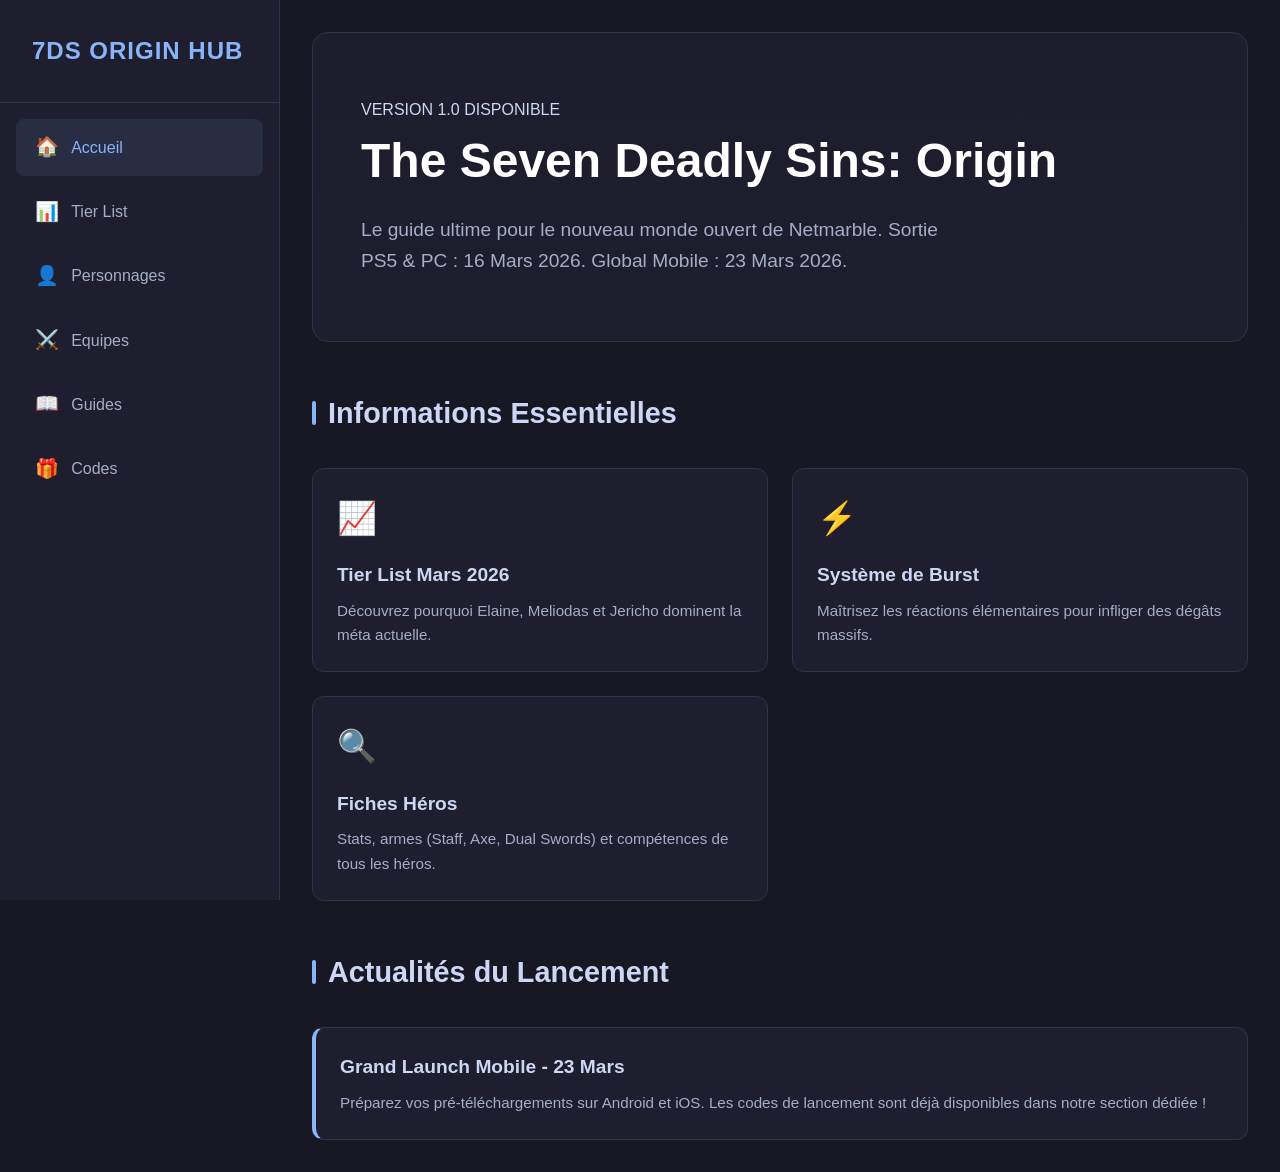
<file: index.html>
<!DOCTYPE html>
<html lang="fr">
<head>
  <meta charset="UTF-8">
  <meta name="viewport" content="width=device-width, initial-scale=1.0">
  <title>7DS Origin Hub - Base de données & Wiki v1.0</title>
  <link rel="stylesheet" href="styles.css">
  <link rel="preconnect" href="https://fonts.googleapis.com">
  <link href="https://fonts.googleapis.com/css2?family=Inter:wght@400;600;800&display=swap" rel="stylesheet">
</head>
<body>
  <div class="app-container">
    <aside class="sidebar">
      <div class="logo-section">
        <div class="logo-text">7DS Origin Hub</div>
      </div>
      <nav class="nav-links">
        <a href="index.html" class="nav-item active">
          <span class="nav-icon">🏠</span>
          <span class="nav-text">Accueil</span>
        </a>
        <a href="tierlist.html" class="nav-item">
          <span class="nav-icon">📊</span>
          <span class="nav-text">Tier List</span>
        </a>
        <a href="characters.html" class="nav-item">
          <span class="nav-icon">👤</span>
          <span class="nav-text">Personnages</span>
        </a>
        <a href="teams.html" class="nav-item">
          <span class="nav-icon">⚔️</span>
          <span class="nav-text">Equipes</span>
        </a>
        <a href="guide.html" class="nav-item">
          <span class="nav-icon">📖</span>
          <span class="nav-text">Guides</span>
        </a>
        <a href="codes.html" class="nav-item">
          <span class="nav-icon">🎁</span>
          <span class="nav-text">Codes</span>
        </a>
      </nav>
    </aside>

    <main class="main-content">
      <header class="hero">
        <div class="hero-badge">VERSION 1.0 DISPONIBLE</div>
        <h1 class="hero-title">The Seven Deadly Sins: Origin</h1>
        <p class="hero-subtitle">Le guide ultime pour le nouveau monde ouvert de Netmarble. Sortie PS5 & PC : 16 Mars 2026. Global Mobile : 23 Mars 2026.</p>
      </header>

      <section class="quick-access">
        <div class="section-header">
          <h2 class="section-title">Informations Essentielles</h2>
        </div>
        <div class="grid">
          <a href="tierlist.html" class="card">
            <div class="card-icon">📈</div>
            <h3 class="card-title">Tier List Mars 2026</h3>
            <p class="card-desc">Découvrez pourquoi Elaine, Meliodas et Jericho dominent la méta actuelle.</p>
          </a>
          <a href="guide.html" class="card">
            <div class="card-icon">⚡</div>
            <h3 class="card-title">Système de Burst</h3>
            <p class="card-desc">Maîtrisez les réactions élémentaires pour infliger des dégâts massifs.</p>
          </a>
          <a href="characters.html" class="card">
            <div class="card-icon">🔍</div>
            <h3 class="card-title">Fiches Héros</h3>
            <p class="card-desc">Stats, armes (Staff, Axe, Dual Swords) et compétences de tous les héros.</p>
          </a>
        </div>
      </section>

      <section class="latest-news" style="margin-top: 3rem;">
        <div class="section-header">
          <h2 class="section-title">Actualités du Lancement</h2>
        </div>
        <div class="card" style="width: 100%; border-left: 4px solid var(--accent);">
          <h3 class="card-title">Grand Launch Mobile - 23 Mars</h3>
          <p class="card-desc">Préparez vos pré-téléchargements sur Android et iOS. Les codes de lancement sont déjà disponibles dans notre section dédiée !</p>
        </div>
      </section>
    </main>
  </div>
</body>
</html>
</file>
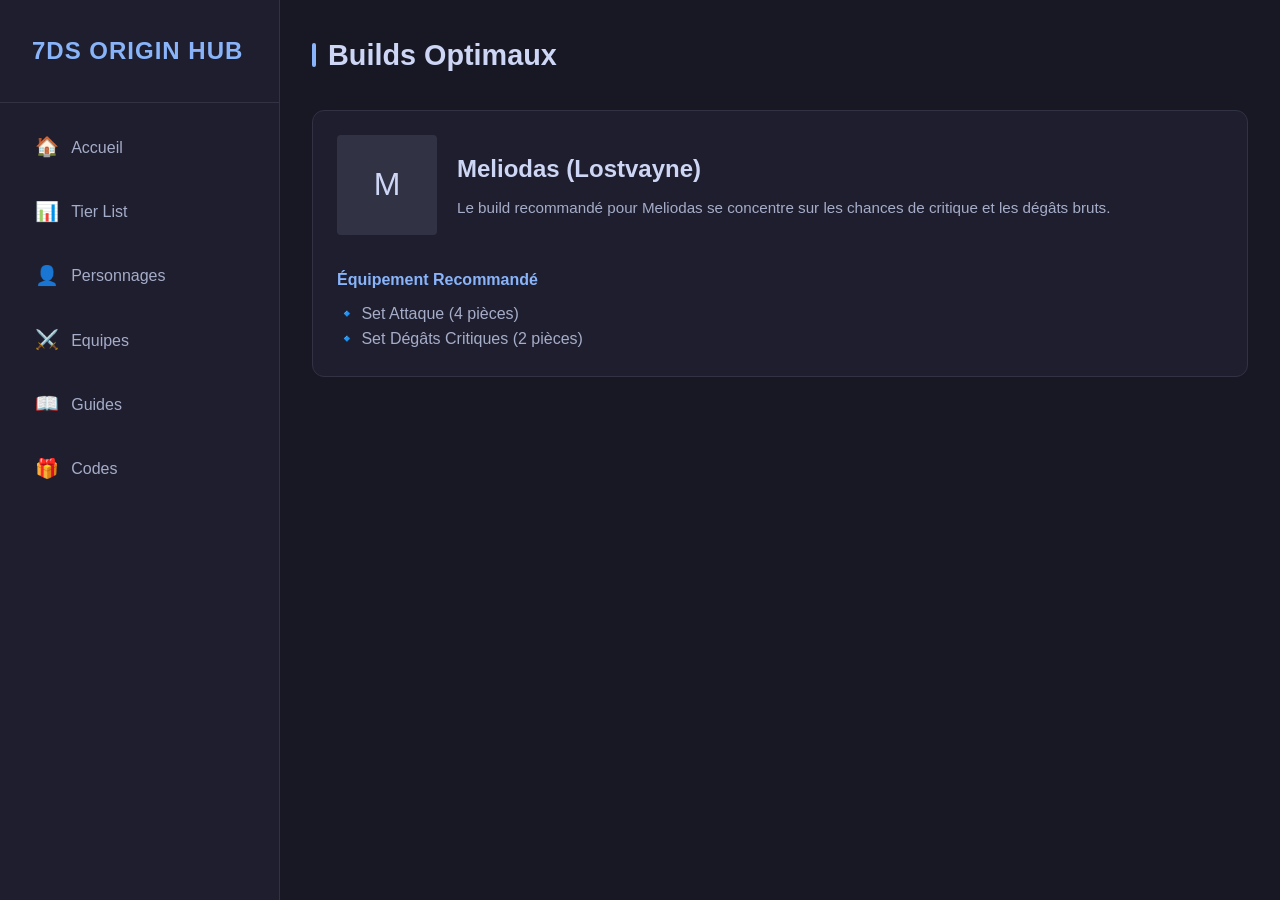
<file: builds.html>
<!DOCTYPE html>
<html lang="fr">
<head>
  <meta charset="UTF-8">
  <meta name="viewport" content="width=device-width, initial-scale=1.0">
  <title>Builds - 7DS Origin Hub</title>
  <link rel="stylesheet" href="styles.css">
</head>
<body>
  <div class="app-container">
    <aside class="sidebar">
      <div class="logo-section">
        <div class="logo-text">7DS Origin Hub</div>
      </div>
      <nav class="nav-links">
        <a href="index.html" class="nav-item">
          <span class="nav-icon">🏠</span>
          <span class="nav-text">Accueil</span>
        </a>
        <a href="tierlist.html" class="nav-item">
          <span class="nav-icon">📊</span>
          <span class="nav-text">Tier List</span>
        </a>
        <a href="characters.html" class="nav-item">
          <span class="nav-icon">👤</span>
          <span class="nav-text">Personnages</span>
        </a>
        <a href="teams.html" class="nav-item">
          <span class="nav-icon">⚔️</span>
          <span class="nav-text">Equipes</span>
        </a>
        <a href="guide.html" class="nav-item">
          <span class="nav-icon">📖</span>
          <span class="nav-text">Guides</span>
        </a>
        <a href="codes.html" class="nav-item">
          <span class="nav-icon">🎁</span>
          <span class="nav-text">Codes</span>
        </a>
      </nav>
    </aside>

    <main class="main-content">
      <section class="section-header">
        <h2 class="section-title">Builds Optimaux</h2>
      </section>

      <div class="card" style="width: 100%;">
        <div style="display: flex; align-items: center; gap: 20px;">
          <div class="char-thumb" style="width: 100px; height: 100px; font-size: 2rem;">M</div>
          <div>
            <h3 class="card-title" style="font-size: 1.5rem;">Meliodas (Lostvayne)</h3>
            <p class="card-desc">Le build recommandé pour Meliodas se concentre sur les chances de critique et les dégâts bruts.</p>
          </div>
        </div>
        <div style="margin-top: 2rem;">
          <h4 style="margin-bottom: 0.5rem; color: var(--accent);">Équipement Recommandé</h4>
          <ul style="list-style: none; color: var(--text-dim);">
            <li>🔹 Set Attaque (4 pièces)</li>
            <li>🔹 Set Dégâts Critiques (2 pièces)</li>
          </ul>
        </div>
      </div>
    </main>
  </div>
</body>
</html>
</file>
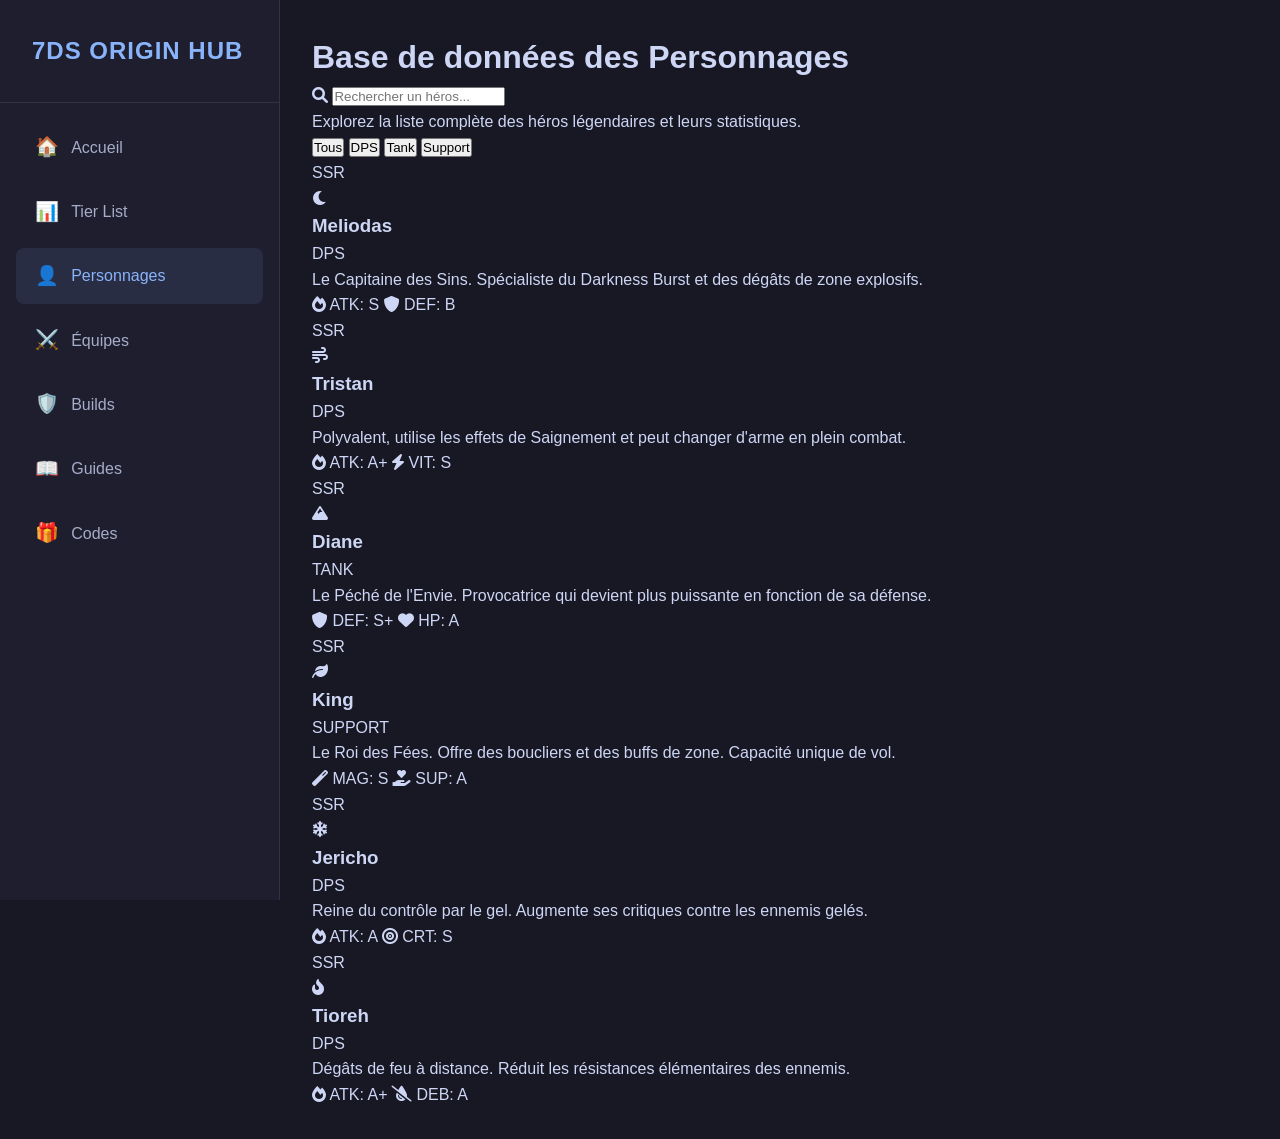
<file: characters.html>
<!DOCTYPE html>
<html lang="fr">
<head>
    <meta charset="UTF-8">
    <meta name="viewport" content="width=device-width, initial-scale=1.0">
    <title>Personnages - 7DS Origin Hub</title>
    <link rel="stylesheet" href="styles.css">
    <link rel="stylesheet" href="https://cdnjs.cloudflare.com/ajax/libs/font-awesome/6.0.0/css/all.min.css">
</head>
<body>
    <div class="app-container">
        <aside class="sidebar">
            <div class="logo-section">
                <div class="logo-text">7DS Origin Hub</div>
            </div>
            <nav class="nav-links">
                <a href="index.html" class="nav-item">
                    <span class="nav-icon">🏠</span>
                    <span class="nav-text">Accueil</span>
                </a>
                <a href="tierlist.html" class="nav-item">
                    <span class="nav-icon">📊</span>
                    <span class="nav-text">Tier List</span>
                </a>
                <a href="characters.html" class="nav-item active">
                    <span class="nav-icon">👤</span>
                    <span class="nav-text">Personnages</span>
                </a>
                <a href="teams.html" class="nav-item">
                    <span class="nav-icon">⚔️</span>
                    <span class="nav-text">Équipes</span>
                </a>
                <a href="builds.html" class="nav-item">
                    <span class="nav-icon">🛡️</span>
                    <span class="nav-text">Builds</span>
                </a>
                <a href="guide.html" class="nav-item">
                    <span class="nav-icon">📖</span>
                    <span class="nav-text">Guides</span>
                </a>
                <a href="codes.html" class="nav-item">
                    <span class="nav-icon">🎁</span>
                    <span class="nav-text">Codes</span>
                </a>
            </nav>
        </aside>
        
        <main class="main-content">
            <header class="content-header">
                <div class="header-main">
                    <h1>Base de données des Personnages</h1>
                    <div class="search-bar-container">
                        <i class="fas fa-search"></i>
                        <input type="text" placeholder="Rechercher un héros..." class="search-input">
                    </div>
                </div>
                <p>Explorez la liste complète des héros légendaires et leurs statistiques.</p>
            </header>

            <div class="filter-tabs">
                <button class="filter-btn active">Tous</button>
                <button class="filter-btn">DPS</button>
                <button class="filter-btn">Tank</button>
                <button class="filter-btn">Support</button>
            </div>

            <div class="character-grid">
                <!-- Meliodas -->
                <div class="char-card">
                    <div class="char-image meliodas">
                        <div class="rarity-label">SSR</div>
                        <div class="element-icon"><i class="fas fa-moon"></i></div>
                    </div>
                    <div class="char-details">
                        <div class="char-header">
                            <h3>Meliodas</h3>
                            <span class="role-tag dps">DPS</span>
                        </div>
                        <p>Le Capitaine des Sins. Spécialiste du Darkness Burst et des dégâts de zone explosifs.</p>
                        <div class="char-stats-mini">
                            <span><i class="fas fa-fire"></i> ATK: S</span>
                            <span><i class="fas fa-shield-alt"></i> DEF: B</span>
                        </div>
                    </div>
                </div>

                <!-- Tristan -->
                <div class="char-card">
                    <div class="char-image tristan">
                        <div class="rarity-label">SSR</div>
                        <div class="element-icon"><i class="fas fa-wind"></i></div>
                    </div>
                    <div class="char-details">
                        <div class="char-header">
                            <h3>Tristan</h3>
                            <span class="role-tag dps">DPS</span>
                        </div>
                        <p>Polyvalent, utilise les effets de Saignement et peut changer d'arme en plein combat.</p>
                        <div class="char-stats-mini">
                            <span><i class="fas fa-fire"></i> ATK: A+</span>
                            <span><i class="fas fa-bolt"></i> VIT: S</span>
                        </div>
                    </div>
                </div>

                <!-- Diane -->
                <div class="char-card">
                    <div class="char-image diane">
                        <div class="rarity-label">SSR</div>
                        <div class="element-icon"><i class="fas fa-mountain"></i></div>
                    </div>
                    <div class="char-details">
                        <div class="char-header">
                            <h3>Diane</h3>
                            <span class="role-tag tank">TANK</span>
                        </div>
                        <p>Le Péché de l'Envie. Provocatrice qui devient plus puissante en fonction de sa défense.</p>
                        <div class="char-stats-mini">
                            <span><i class="fas fa-shield-alt"></i> DEF: S+</span>
                            <span><i class="fas fa-heart"></i> HP: A</span>
                        </div>
                    </div>
                </div>

                <!-- King -->
                <div class="char-card">
                    <div class="char-image king">
                        <div class="rarity-label">SSR</div>
                        <div class="element-icon"><i class="fas fa-leaf"></i></div>
                    </div>
                    <div class="char-details">
                        <div class="char-header">
                            <h3>King</h3>
                            <span class="role-tag support">SUPPORT</span>
                        </div>
                        <p>Le Roi des Fées. Offre des boucliers et des buffs de zone. Capacité unique de vol.</p>
                        <div class="char-stats-mini">
                            <span><i class="fas fa-magic"></i> MAG: S</span>
                            <span><i class="fas fa-hand-holding-heart"></i> SUP: A</span>
                        </div>
                    </div>
                </div>

                <!-- Jericho -->
                <div class="char-card">
                    <div class="char-image jericho">
                        <div class="rarity-label">SSR</div>
                        <div class="element-icon"><i class="fas fa-snowflake"></i></div>
                    </div>
                    <div class="char-details">
                        <div class="char-header">
                            <h3>Jericho</h3>
                            <span class="role-tag dps">DPS</span>
                        </div>
                        <p>Reine du contrôle par le gel. Augmente ses critiques contre les ennemis gelés.</p>
                        <div class="char-stats-mini">
                            <span><i class="fas fa-fire"></i> ATK: A</span>
                            <span><i class="fas fa-bullseye"></i> CRT: S</span>
                        </div>
                    </div>
                </div>

                <!-- Tioreh -->
                <div class="char-card">
                    <div class="char-image tioreh">
                        <div class="rarity-label">SSR</div>
                        <div class="element-icon"><i class="fas fa-fire-alt"></i></div>
                    </div>
                    <div class="char-details">
                        <div class="char-header">
                            <h3>Tioreh</h3>
                            <span class="role-tag dps">DPS</span>
                        </div>
                        <p>Dégâts de feu à distance. Réduit les résistances élémentaires des ennemis.</p>
                        <div class="char-stats-mini">
                            <span><i class="fas fa-fire"></i> ATK: A+</span>
                            <span><i class="fas fa-tint-slash"></i> DEB: A</span>
                        </div>
                    </div>
                </div>
            </div>
        </main>
    </div>
</body>
</html>
</file>
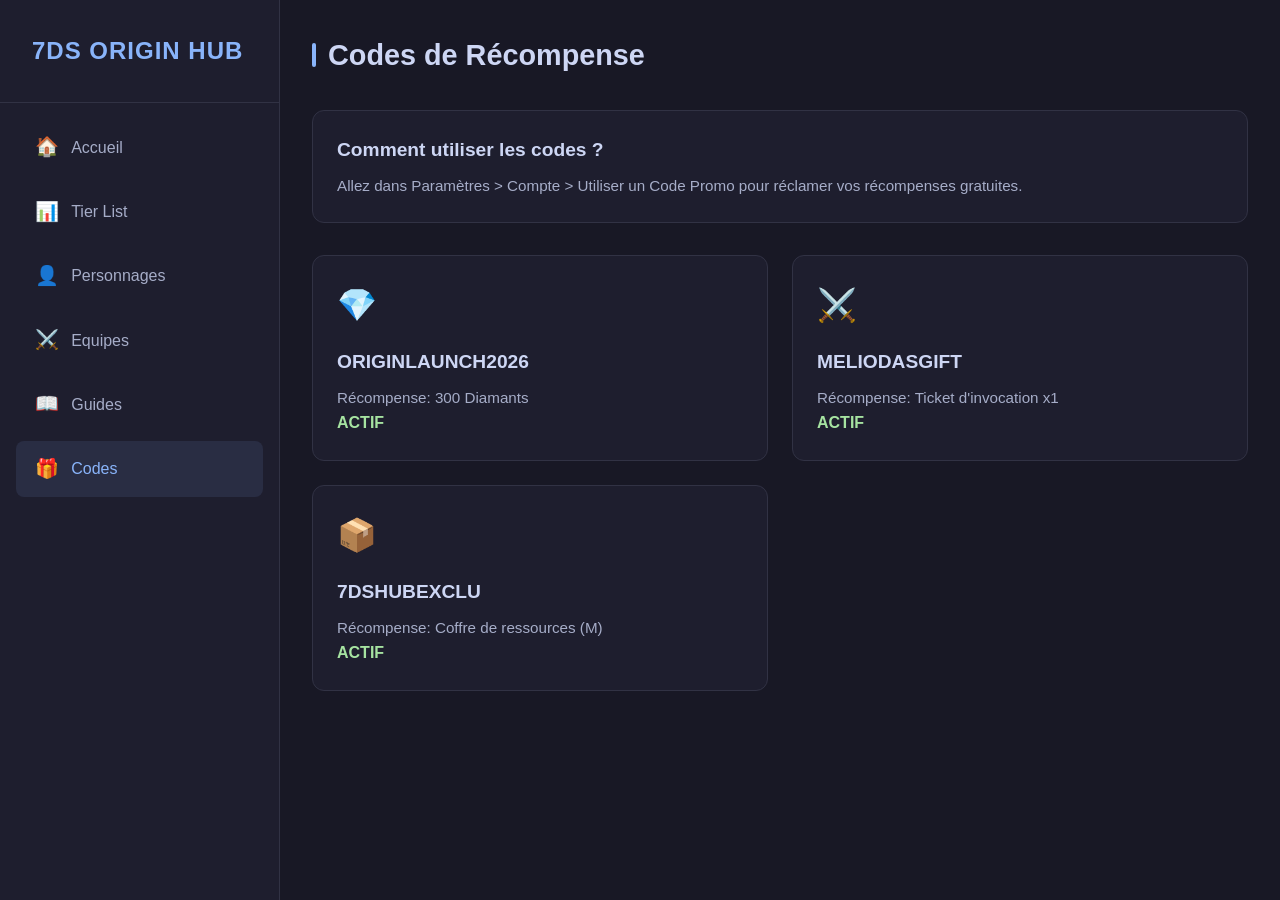
<file: codes.html>
<!DOCTYPE html>
<html lang="fr">
<head>
  <meta charset="UTF-8">
  <meta name="viewport" content="width=device-width, initial-scale=1.0">
  <title>Codes - 7DS Origin Hub</title>
  <link rel="stylesheet" href="styles.css">
</head>
<body>
  <div class="app-container">
    <aside class="sidebar">
      <div class="logo-section">
        <div class="logo-text">7DS Origin Hub</div>
      </div>
      <nav class="nav-links">
        <a href="index.html" class="nav-item">
          <span class="nav-icon">🏠</span>
          <span class="nav-text">Accueil</span>
        </a>
        <a href="tierlist.html" class="nav-item">
          <span class="nav-icon">📊</span>
          <span class="nav-text">Tier List</span>
        </a>
        <a href="characters.html" class="nav-item">
          <span class="nav-icon">👤</span>
          <span class="nav-text">Personnages</span>
        </a>
        <a href="teams.html" class="nav-item">
          <span class="nav-icon">⚔️</span>
          <span class="nav-text">Equipes</span>
        </a>
        <a href="guide.html" class="nav-item">
          <span class="nav-icon">📖</span>
          <span class="nav-text">Guides</span>
        </a>
        <a href="codes.html" class="nav-item active">
          <span class="nav-icon">🎁</span>
          <span class="nav-text">Codes</span>
        </a>
      </nav>
    </aside>

    <main class="main-content">
      <section class="section-header">
        <h2 class="section-title">Codes de Récompense</h2>
      </section>

      <div class="card" style="width: 100%; margin-bottom: 2rem;">
        <h3 class="card-title">Comment utiliser les codes ?</h3>
        <p class="card-desc">Allez dans Paramètres > Compte > Utiliser un Code Promo pour réclamer vos récompenses gratuites.</p>
      </div>

      <div class="grid">
        <div class="card">
          <div class="card-icon">💎</div>
          <h3 class="card-title">ORIGINLAUNCH2026</h3>
          <p class="card-desc">Récompense: 300 Diamants</p>
          <span style="color: #a6e3a1; font-weight: 700;">ACTIF</span>
        </div>
        <div class="card">
          <div class="card-icon">⚔️</div>
          <h3 class="card-title">MELIODASGIFT</h3>
          <p class="card-desc">Récompense: Ticket d'invocation x1</p>
          <span style="color: #a6e3a1; font-weight: 700;">ACTIF</span>
        </div>
        <div class="card">
          <div class="card-icon">📦</div>
          <h3 class="card-title">7DSHUBEXCLU</h3>
          <p class="card-desc">Récompense: Coffre de ressources (M)</p>
          <span style="color: #a6e3a1; font-weight: 700;">ACTIF</span>
        </div>
      </div>
    </main>
  </div>
</body>
</html>
</file>
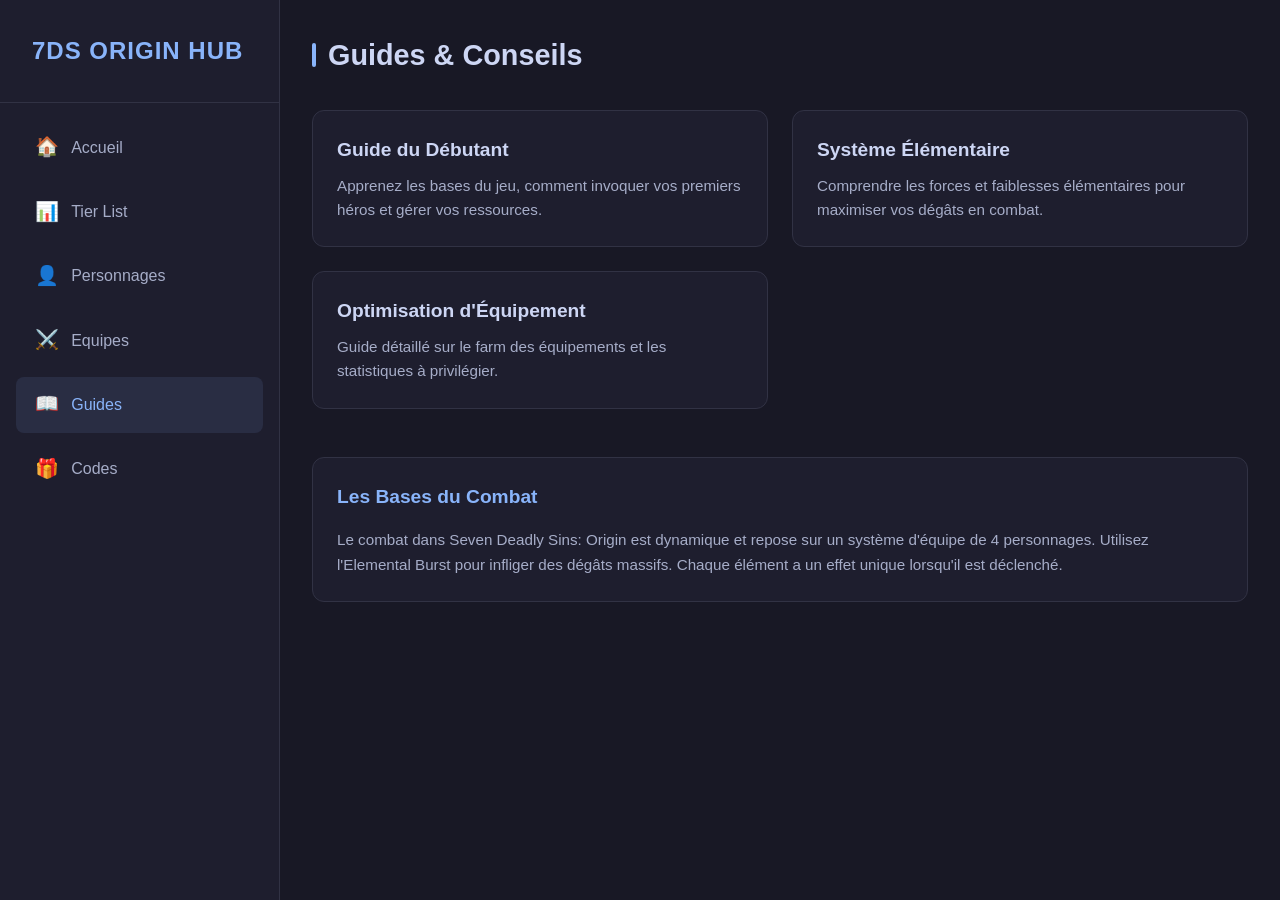
<file: guide.html>
<!DOCTYPE html>
<html lang="fr">
<head>
  <meta charset="UTF-8">
  <meta name="viewport" content="width=device-width, initial-scale=1.0">
  <title>Guides - 7DS Origin Hub</title>
  <link rel="stylesheet" href="styles.css">
</head>
<body>
  <div class="app-container">
    <aside class="sidebar">
      <div class="logo-section">
        <div class="logo-text">7DS Origin Hub</div>
      </div>
      <nav class="nav-links">
        <a href="index.html" class="nav-item">
          <span class="nav-icon">🏠</span>
          <span class="nav-text">Accueil</span>
        </a>
        <a href="tierlist.html" class="nav-item">
          <span class="nav-icon">📊</span>
          <span class="nav-text">Tier List</span>
        </a>
        <a href="characters.html" class="nav-item">
          <span class="nav-icon">👤</span>
          <span class="nav-text">Personnages</span>
        </a>
        <a href="teams.html" class="nav-item">
          <span class="nav-icon">⚔️</span>
          <span class="nav-text">Equipes</span>
        </a>
        <a href="guide.html" class="nav-item active">
          <span class="nav-icon">📖</span>
          <span class="nav-text">Guides</span>
        </a>
        <a href="codes.html" class="nav-item">
          <span class="nav-icon">🎁</span>
          <span class="nav-text">Codes</span>
        </a>
      </nav>
    </aside>

    <main class="main-content">
      <section class="section-header">
        <h2 class="section-title">Guides & Conseils</h2>
      </section>

      <div class="grid">
        <div class="card">
          <h3 class="card-title">Guide du Débutant</h3>
          <p class="card-desc">Apprenez les bases du jeu, comment invoquer vos premiers héros et gérer vos ressources.</p>
        </div>
        <div class="card">
          <h3 class="card-title">Système Élémentaire</h3>
          <p class="card-desc">Comprendre les forces et faiblesses élémentaires pour maximiser vos dégâts en combat.</p>
        </div>
        <div class="card">
          <h3 class="card-title">Optimisation d'Équipement</h3>
          <p class="card-desc">Guide détaillé sur le farm des équipements et les statistiques à privilégier.</p>
        </div>
      </div>

      <section class="guide-content" style="margin-top: 3rem;">
        <div class="card" style="width: 100%;">
          <h3 class="card-title" style="color: var(--accent);">Les Bases du Combat</h3>
          <p class="card-desc" style="margin-top: 1rem;">
            Le combat dans Seven Deadly Sins: Origin est dynamique et repose sur un système d'équipe de 4 personnages. 
            Utilisez l'Elemental Burst pour infliger des dégâts massifs. Chaque élément a un effet unique lorsqu'il est déclenché.
          </p>
        </div>
      </section>
    </main>
  </div>
</body>
</html>
</file>
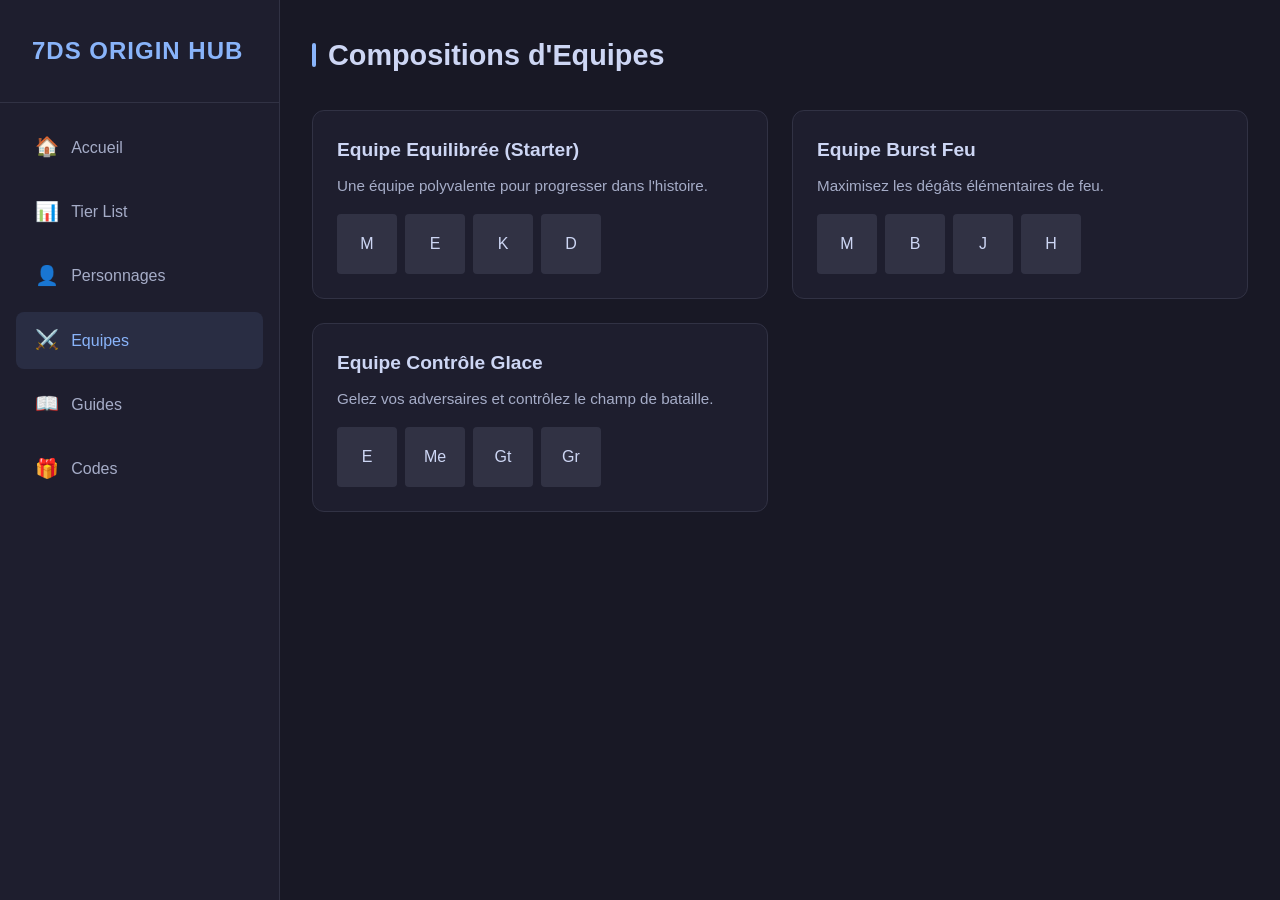
<file: teams.html>
<!DOCTYPE html>
<html lang="fr">
<head>
  <meta charset="UTF-8">
  <meta name="viewport" content="width=device-width, initial-scale=1.0">
  <title>Equipes - 7DS Origin Hub</title>
  <link rel="stylesheet" href="styles.css">
</head>
<body>
  <div class="app-container">
    <aside class="sidebar">
      <div class="logo-section">
        <div class="logo-text">7DS Origin Hub</div>
      </div>
      <nav class="nav-links">
        <a href="index.html" class="nav-item">
          <span class="nav-icon">🏠</span>
          <span class="nav-text">Accueil</span>
        </a>
        <a href="tierlist.html" class="nav-item">
          <span class="nav-icon">📊</span>
          <span class="nav-text">Tier List</span>
        </a>
        <a href="characters.html" class="nav-item">
          <span class="nav-icon">👤</span>
          <span class="nav-text">Personnages</span>
        </a>
        <a href="teams.html" class="nav-item active">
          <span class="nav-icon">⚔️</span>
          <span class="nav-text">Equipes</span>
        </a>
        <a href="guide.html" class="nav-item">
          <span class="nav-icon">📖</span>
          <span class="nav-text">Guides</span>
        </a>
        <a href="codes.html" class="nav-item">
          <span class="nav-icon">🎁</span>
          <span class="nav-text">Codes</span>
        </a>
      </nav>
    </aside>

    <main class="main-content">
      <section class="section-header">
        <h2 class="section-title">Compositions d'Equipes</h2>
      </section>

      <div class="grid">
        <div class="card" style="grid-column: span 1;">
          <h3 class="card-title">Equipe Equilibrée (Starter)</h3>
          <p class="card-desc" style="margin-bottom: 1rem;">Une équipe polyvalente pour progresser dans l'histoire.</p>
          <div style="display: flex; gap: 8px;">
            <div class="char-thumb" data-name="Meliodas">M</div>
            <div class="char-thumb" data-name="Elizabeth">E</div>
            <div class="char-thumb" data-name="King">K</div>
            <div class="char-thumb" data-name="Diane">D</div>
          </div>
        </div>

        <div class="card" style="grid-column: span 1;">
          <h3 class="card-title">Equipe Burst Feu</h3>
          <p class="card-desc" style="margin-bottom: 1rem;">Maximisez les dégâts élémentaires de feu.</p>
          <div style="display: flex; gap: 8px;">
            <div class="char-thumb" data-name="Meliodas">M</div>
            <div class="char-thumb" data-name="Ban">B</div>
            <div class="char-thumb" data-name="Jericho">J</div>
            <div class="char-thumb" data-name="Howzer">H</div>
          </div>
        </div>

        <div class="card" style="grid-column: span 1;">
          <h3 class="card-title">Equipe Contrôle Glace</h3>
          <p class="card-desc" style="margin-bottom: 1rem;">Gelez vos adversaires et contrôlez le champ de bataille.</p>
          <div style="display: flex; gap: 8px;">
            <div class="char-thumb" data-name="Elizabeth">E</div>
            <div class="char-thumb" data-name="Merlin">Me</div>
            <div class="char-thumb" data-name="Gilthunder">Gt</div>
            <div class="char-thumb" data-name="Griamore">Gr</div>
          </div>
        </div>
      </div>
    </main>
  </div>
</body>
</html>
</file>
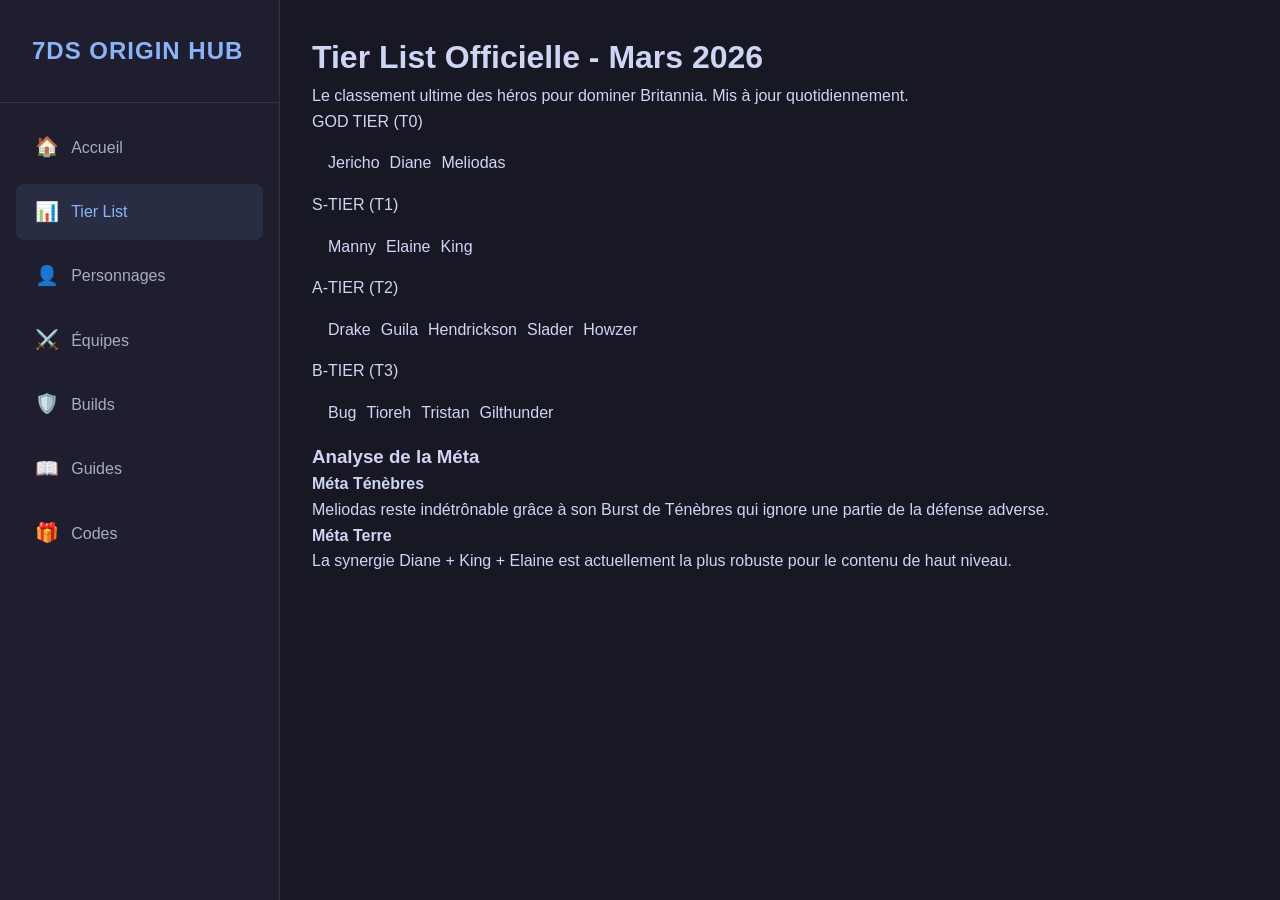
<file: tierlist.html>
<!DOCTYPE html>
<html lang="fr">
<head>
    <meta charset="UTF-8">
    <meta name="viewport" content="width=device-width, initial-scale=1.0">
    <title>Tier List - 7DS Origin Hub</title>
    <link rel="stylesheet" href="styles.css">
    <link rel="stylesheet" href="https://cdnjs.cloudflare.com/ajax/libs/font-awesome/6.0.0/css/all.min.css">
</head>
<body>
    <div class="app-container">
        <aside class="sidebar">
            <div class="logo-section">
                <div class="logo-text">7DS Origin Hub</div>
            </div>
            <nav class="nav-links">
                <a href="index.html" class="nav-item">
                    <span class="nav-icon">🏠</span>
                    <span class="nav-text">Accueil</span>
                </a>
                <a href="tierlist.html" class="nav-item active">
                    <span class="nav-icon">📊</span>
                    <span class="nav-text">Tier List</span>
                </a>
                <a href="characters.html" class="nav-item">
                    <span class="nav-icon">👤</span>
                    <span class="nav-text">Personnages</span>
                </a>
                <a href="teams.html" class="nav-item">
                    <span class="nav-icon">⚔️</span>
                    <span class="nav-text">Équipes</span>
                </a>
                <a href="builds.html" class="nav-item">
                    <span class="nav-icon">🛡️</span>
                    <span class="nav-text">Builds</span>
                </a>
                <a href="guide.html" class="nav-item">
                    <span class="nav-icon">📖</span>
                    <span class="nav-text">Guides</span>
                </a>
                <a href="codes.html" class="nav-item">
                    <span class="nav-icon">🎁</span>
                    <span class="nav-text">Codes</span>
                </a>
            </nav>
        </aside>

        <main class="main-content">
            <header class="content-header">
                <h1>Tier List Officielle - Mars 2026</h1>
                <p>Le classement ultime des héros pour dominer Britannia. Mis à jour quotidiennement.</p>
            </header>

            <div class="tier-container">
                <!-- T0 -->
                <div class="tier-card t0">
                    <div class="tier-badge">GOD TIER (T0)</div>
                    <div class="tier-content">
                        <div class="char-mini-card">
                            <div class="mini-img jericho"></div>
                            <span>Jericho</span>
                        </div>
                        <div class="char-mini-card">
                            <div class="mini-img diane"></div>
                            <span>Diane</span>
                        </div>
                        <div class="char-mini-card">
                            <div class="mini-img meliodas"></div>
                            <span>Meliodas</span>
                        </div>
                    </div>
                </div>

                <!-- T1 -->
                <div class="tier-card t1">
                    <div class="tier-badge">S-TIER (T1)</div>
                    <div class="tier-content">
                        <div class="char-mini-card"><span>Manny</span></div>
                        <div class="char-mini-card"><span>Elaine</span></div>
                        <div class="char-mini-card"><span>King</span></div>
                    </div>
                </div>

                <!-- T2 -->
                <div class="tier-card t2">
                    <div class="tier-badge">A-TIER (T2)</div>
                    <div class="tier-content">
                        <div class="char-mini-card"><span>Drake</span></div>
                        <div class="char-mini-card"><span>Guila</span></div>
                        <div class="char-mini-card"><span>Hendrickson</span></div>
                        <div class="char-mini-card"><span>Slader</span></div>
                        <div class="char-mini-card"><span>Howzer</span></div>
                    </div>
                </div>

                <!-- T3 -->
                <div class="tier-card t3">
                    <div class="tier-badge">B-TIER (T3)</div>
                    <div class="tier-content">
                        <div class="char-mini-card"><span>Bug</span></div>
                        <div class="char-mini-card"><span>Tioreh</span></div>
                        <div class="char-mini-card"><span>Tristan</span></div>
                        <div class="char-mini-card"><span>Gilthunder</span></div>
                    </div>
                </div>
            </div>

            <div class="meta-analysis">
                <h3>Analyse de la Méta</h3>
                <div class="analysis-grid">
                    <div class="analysis-box">
                        <h4>Méta Ténèbres</h4>
                        <p>Meliodas reste indétrônable grâce à son Burst de Ténèbres qui ignore une partie de la défense adverse.</p>
                    </div>
                    <div class="analysis-box">
                        <h4>Méta Terre</h4>
                        <p>La synergie Diane + King + Elaine est actuellement la plus robuste pour le contenu de haut niveau.</p>
                    </div>
                </div>
            </div>
        </main>
    </div>
</body>
</html>
</file>
<file: styles.css>
:root {
  --primary: #1e1e2e;
  --secondary: #181825;
  --accent: #89b4fa;
  --accent-soft: rgba(137, 180, 250, 0.1);
  --text-main: #cdd6f4;
  --text-dim: #a6adc8;
  --border: #313244;
  --card-bg: #1e1e2e;
  --sidebar-width: 280px;
  --header-height: 64px;
}

* {
  margin: 0;
  padding: 0;
  box-sizing: border-box;
}

body {
  font-family: 'Segoe UI', Roboto, Helvetica, Arial, sans-serif;
  background-color: var(--secondary);
  color: var(--text-main);
  line-height: 1.6;
  overflow-x: hidden;
}

a {
  text-decoration: none;
  color: inherit;
}

/* Layout */
.app-container {
  display: flex;
  min-height: 100vh;
}

/* Sidebar */
.sidebar {
  width: var(--sidebar-width);
  background-color: var(--primary);
  border-right: 1px solid var(--border);
  display: flex;
  flex-direction: column;
  position: fixed;
  height: 100vh;
  z-index: 100;
}

.logo-section {
  padding: 2rem;
  border-bottom: 1px solid var(--border);
}

.logo-text {
  font-size: 1.5rem;
  font-weight: 800;
  color: var(--accent);
  text-transform: uppercase;
  letter-spacing: 1px;
}

.nav-links {
  flex: 1;
  padding: 1rem;
}

.nav-item {
  display: flex;
  align-items: center;
  padding: 0.8rem 1.2rem;
  border-radius: 8px;
  margin-bottom: 0.5rem;
  transition: all 0.2s;
  color: var(--text-dim);
  font-weight: 500;
}

.nav-item:hover, .nav-item.active {
  background-color: var(--accent-soft);
  color: var(--accent);
}

.nav-icon {
  margin-right: 12px;
  font-size: 1.2rem;
}

/* Main Content */
.main-content {
  margin-left: var(--sidebar-width);
  flex: 1;
  padding: 2rem;
  max-width: 1400px;
}

/* Hero Section */
.hero {
  background: linear-gradient(rgba(30, 30, 46, 0.8), rgba(30, 30, 46, 0.9)), url('https://via.placeholder.com/1920x600');
  background-size: cover;
  background-position: center;
  border-radius: 16px;
  padding: 4rem 3rem;
  margin-bottom: 3rem;
  border: 1px solid var(--border);
}

.hero-title {
  font-size: 3rem;
  font-weight: 800;
  margin-bottom: 1rem;
  color: #fff;
}

.hero-subtitle {
  font-size: 1.2rem;
  color: var(--text-dim);
  max-width: 600px;
}

/* Section Header */
.section-header {
  display: flex;
  justify-content: space-between;
  align-items: center;
  margin-bottom: 2rem;
}

.section-title {
  font-size: 1.8rem;
  font-weight: 700;
  position: relative;
  padding-left: 1rem;
}

.section-title::before {
  content: '';
  position: absolute;
  left: 0;
  top: 50%;
  transform: translateY(-50%);
  width: 4px;
  height: 24px;
  background-color: var(--accent);
  border-radius: 2px;
}

/* Grid System */
.grid {
  display: grid;
  grid-template-columns: repeat(auto-fill, minmax(300px, 1fr));
  gap: 1.5rem;
}

/* Cards */
.card {
  background-color: var(--card-bg);
  border: 1px solid var(--border);
  border-radius: 12px;
  padding: 1.5rem;
  transition: transform 0.2s, border-color 0.2s;
}

.card:hover {
  transform: translateY(-4px);
  border-color: var(--accent);
}

.card-icon {
  font-size: 2rem;
  margin-bottom: 1rem;
}

.card-title {
  font-size: 1.2rem;
  font-weight: 700;
  margin-bottom: 0.5rem;
}

.card-desc {
  font-size: 0.95rem;
  color: var(--text-dim);
}

/* Character Table / Tier List */
.tier-row {
  display: flex;
  margin-bottom: 1rem;
  background-color: var(--card-bg);
  border: 1px solid var(--border);
  border-radius: 8px;
  overflow: hidden;
}

.tier-label {
  width: 80px;
  display: flex;
  align-items: center;
  justify-content: center;
  font-weight: 900;
  font-size: 1.5rem;
  color: #000;
}

.tier-s { background-color: #f38ba8; }
.tier-a { background-color: #fab387; }
.tier-b { background-color: #f9e2af; }
.tier-c { background-color: #a6e3a1; }

.tier-content {
  flex: 1;
  padding: 1rem;
  display: flex;
  flex-wrap: wrap;
  gap: 10px;
}

.char-thumb {
  width: 60px;
  height: 60px;
  background-color: var(--border);
  border-radius: 4px;
  display: flex;
  align-items: center;
  justify-content: center;
  position: relative;
  cursor: pointer;
}

.char-thumb:hover::after {
  content: attr(data-name);
  position: absolute;
  bottom: -25px;
  background: #000;
  padding: 2px 6px;
  border-radius: 4px;
  font-size: 0.75rem;
  white-space: nowrap;
  z-index: 10;
}

/* Responsive */
@media (max-width: 1024px) {
  .sidebar {
    width: 80px;
  }
  .logo-text, .nav-text {
    display: none;
  }
  .main-content {
    margin-left: 80px;
  }
}

@media (max-width: 768px) {
  .sidebar {
    display: none;
  }
  .main-content {
    margin-left: 0;
    padding: 1rem;
  }
}
</file>
